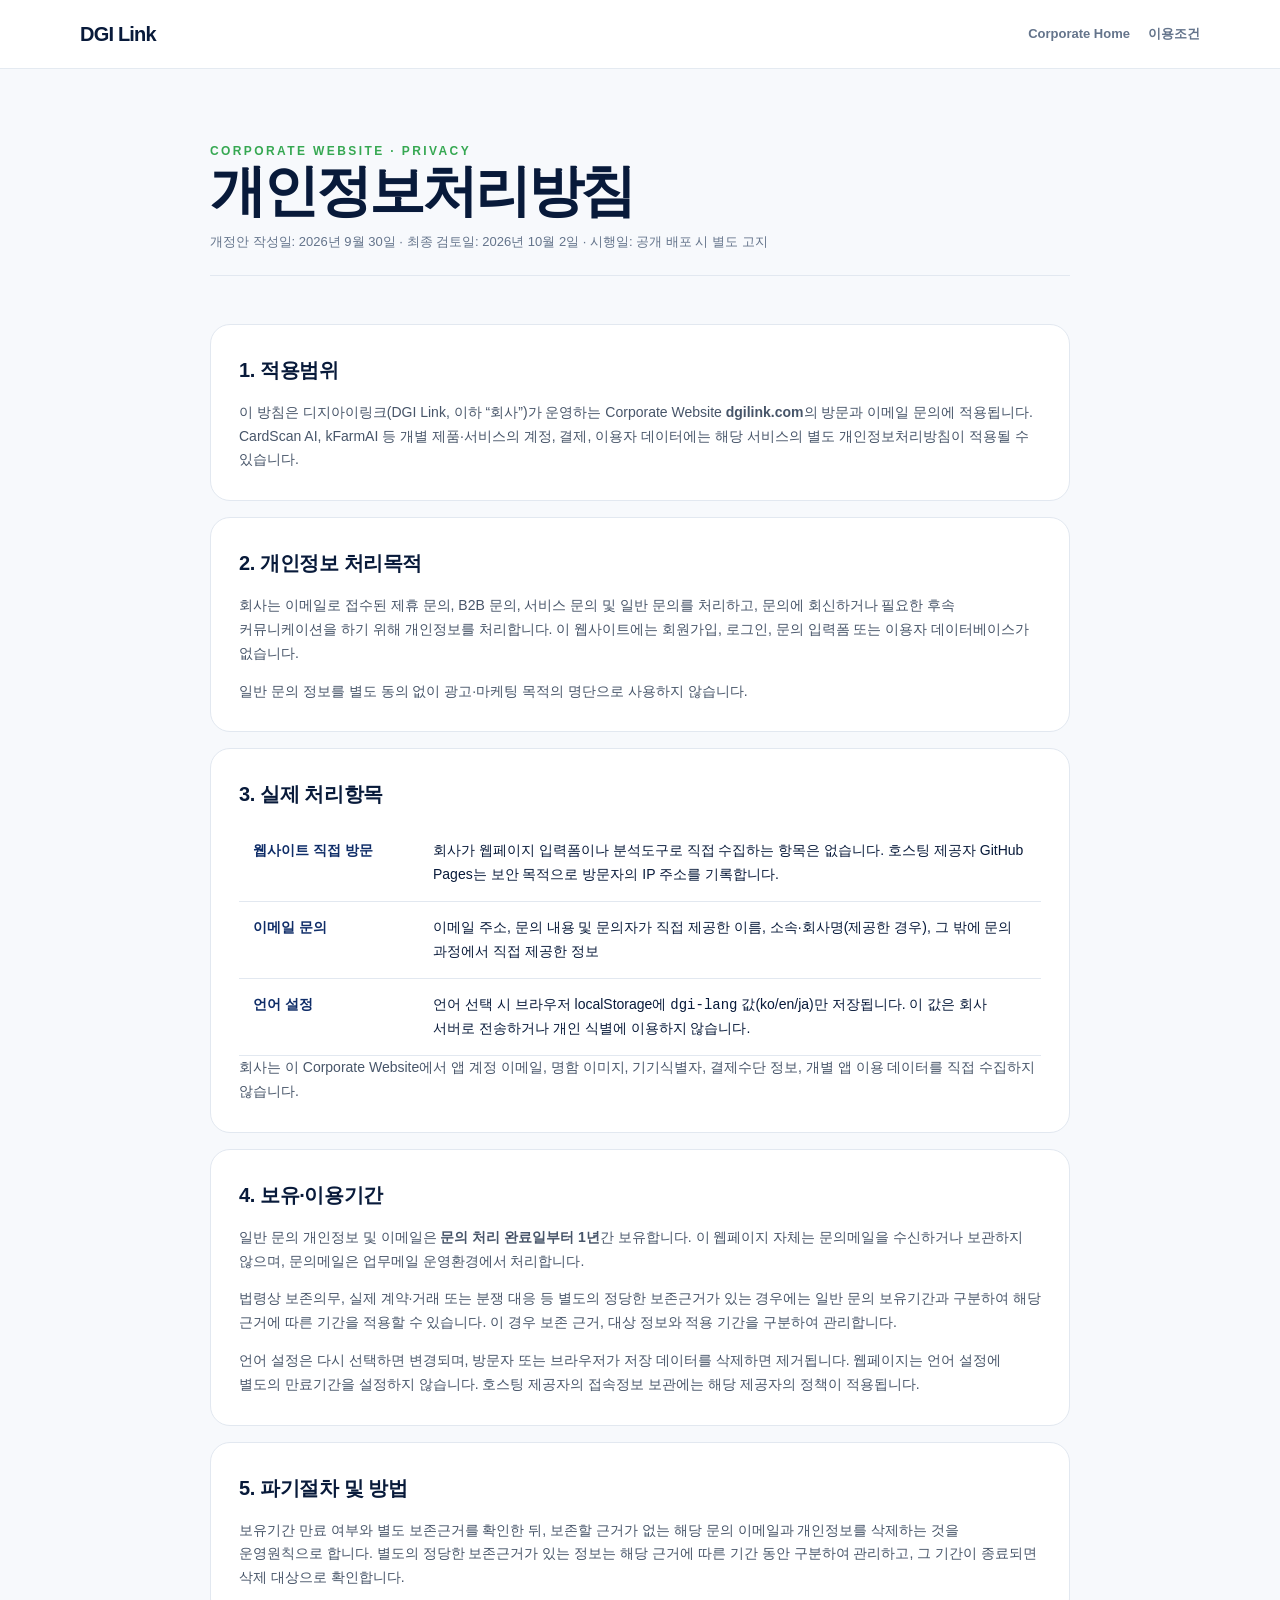
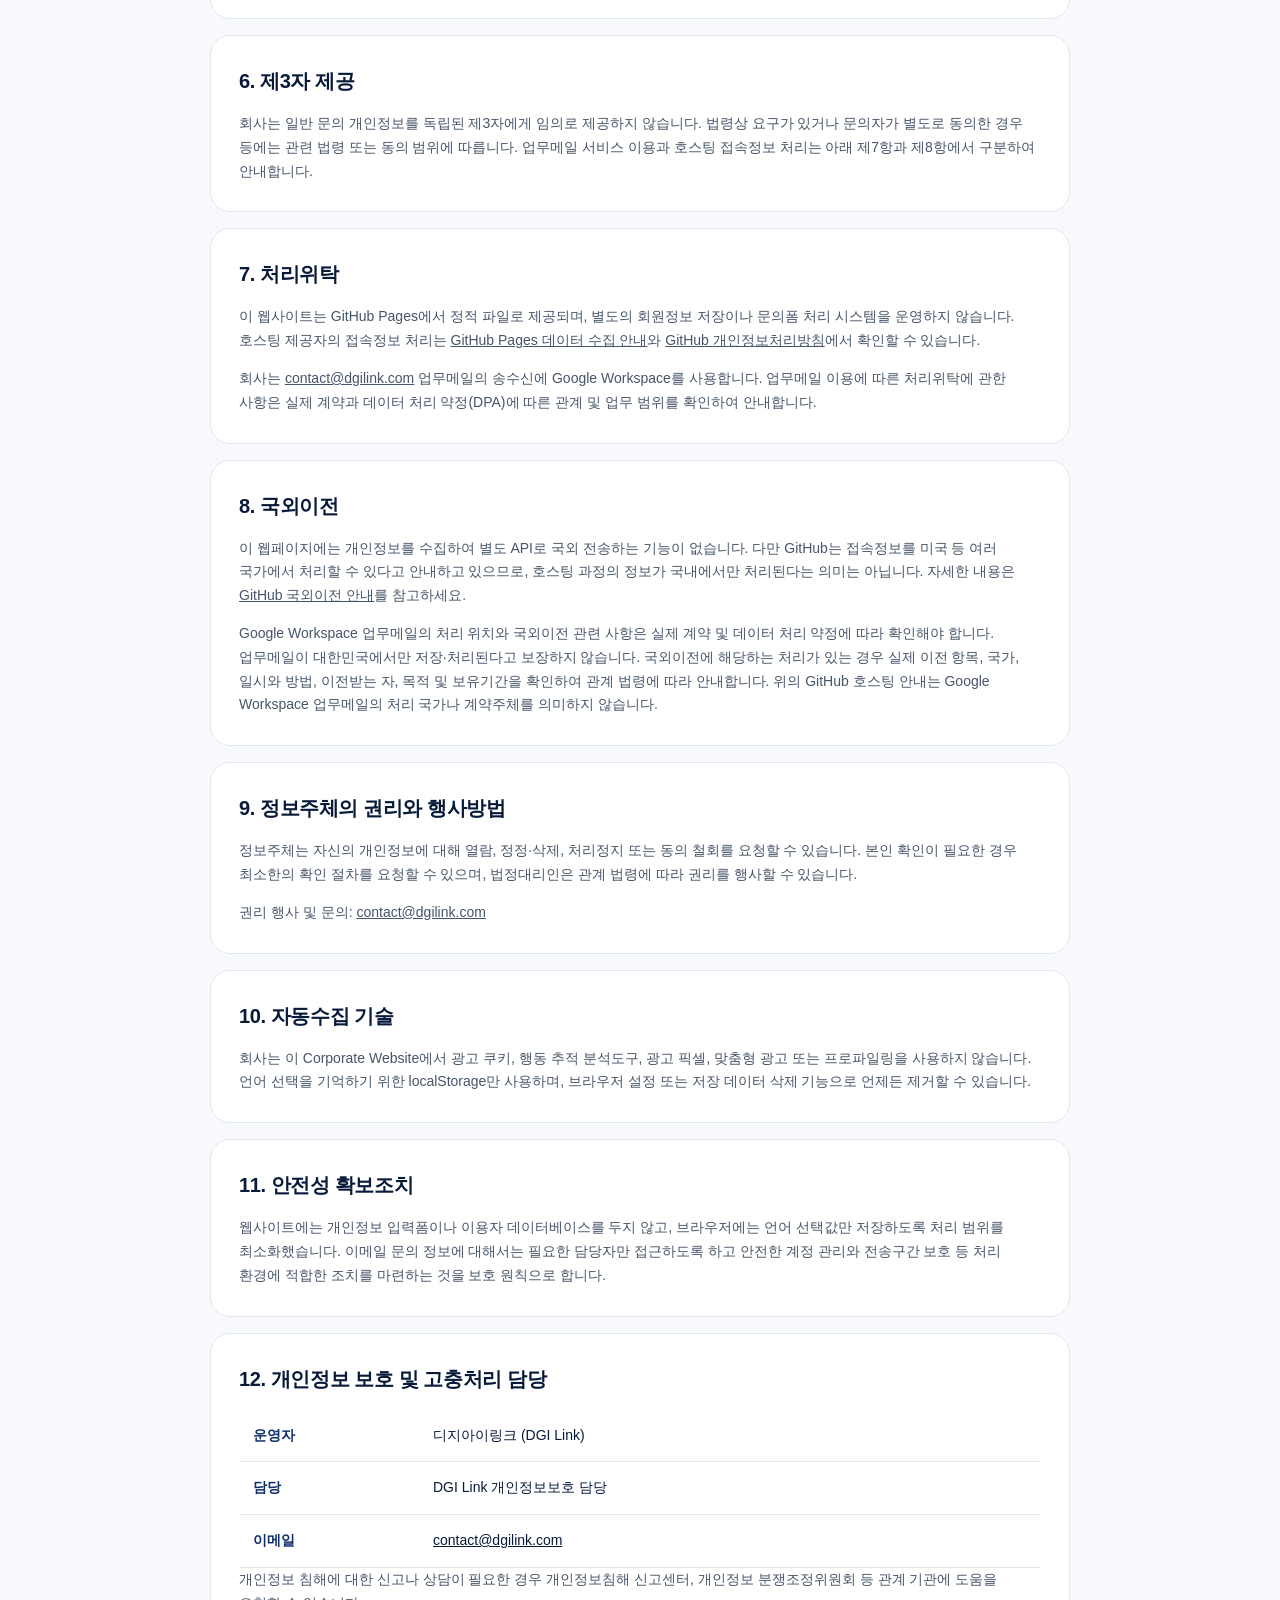
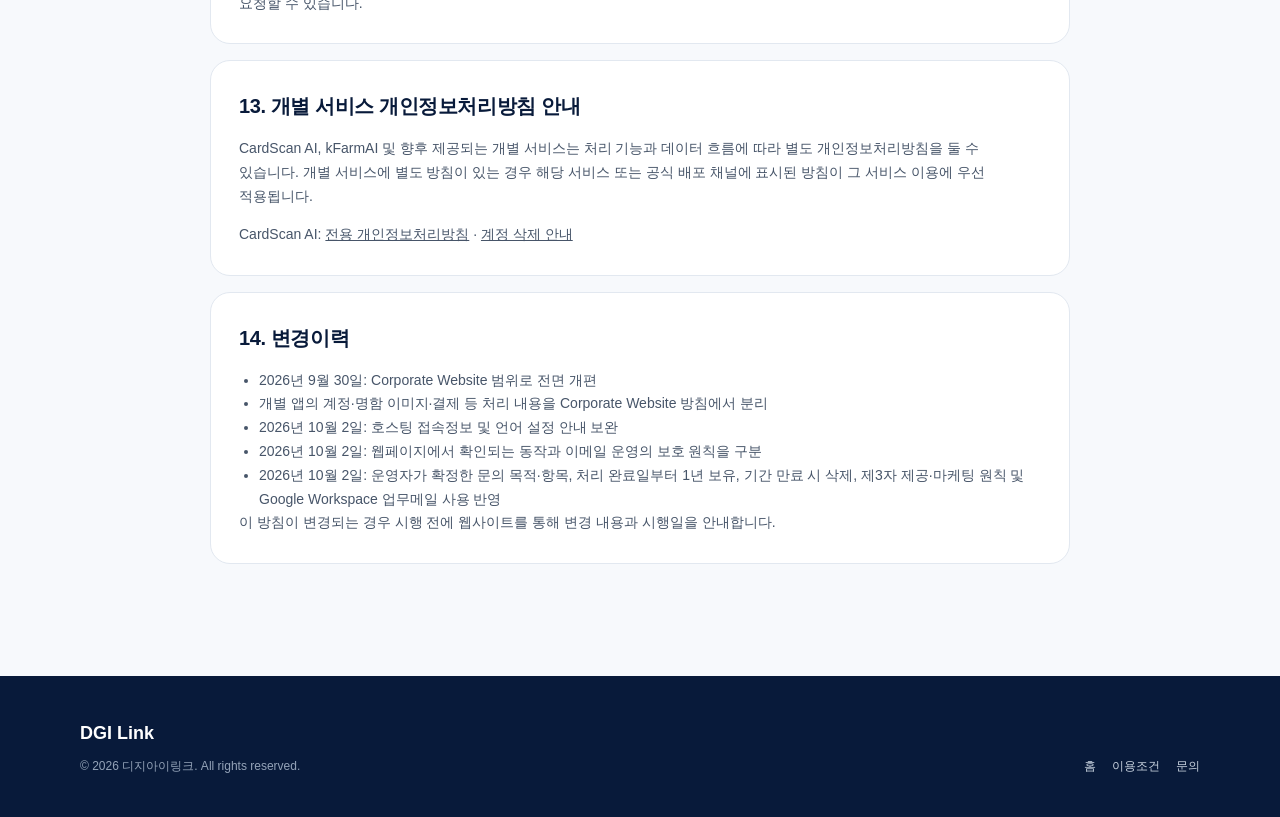
<file: privacy.html>
<!doctype html>
<html lang="ko">
  <head>
    <meta charset="UTF-8" />
    <meta name="viewport" content="width=device-width, initial-scale=1" />
    <title>개인정보처리방침 | DGI Link Corporate Website</title>
    <meta
      name="description"
      content="DGI Link Corporate Website(dgilink.com)에 적용되는 개인정보처리방침"
    />
    <link rel="canonical" href="https://dgilink.com/privacy.html" />
    <link rel="icon" type="image/svg+xml" href="/favicon.svg" />
    <link rel="stylesheet" href="/corporate.css" />
    <meta property="og:title" content="개인정보처리방침 | DGI Link" />
    <meta property="og:description" content="DGI Link Corporate Website 개인정보처리방침" />
    <meta property="og:type" content="website" />
    <meta property="og:locale" content="ko_KR" />
    <meta property="og:site_name" content="DGI Link" />
    <meta property="og:image" content="https://dgilink.com/dgi-link-logo.png" />
    <meta name="twitter:card" content="summary_large_image" />
    <meta name="twitter:title" content="개인정보처리방침 | DGI Link" />
    <meta name="twitter:description" content="DGI Link Corporate Website 개인정보처리방침" />
    <meta name="twitter:image" content="https://dgilink.com/dgi-link-logo.png" />
    <meta property="og:url" content="https://dgilink.com/privacy.html" />
  </head>
  <body>
    <header class="site-header">
      <nav class="nav" aria-label="주요 탐색">
        <a class="logo" href="/">DGI Link</a>
        <div class="nav-links">
          <a href="/">Corporate Home</a>
          <a class="keep" href="/terms.html">이용조건</a>
        </div>
      </nav>
    </header>

    <main class="page legal-page">
      <p class="eyebrow">Corporate Website · Privacy</p>
      <h1 class="legal-title">개인정보처리방침</h1>
      <p class="effective-date">
        개정안 작성일: 2026년 9월 30일 · 최종 검토일: 2026년 10월 2일 · 시행일: 공개 배포 시 별도
        고지
      </p>

      <section class="legal-section">
        <h2>1. 적용범위</h2>
        <p>
          이 방침은 디지아이링크(DGI Link, 이하 “회사”)가 운영하는 Corporate Website
          <strong>dgilink.com</strong>의 방문과 이메일 문의에 적용됩니다. CardScan AI, kFarmAI 등
          개별 제품·서비스의 계정, 결제, 이용자 데이터에는 해당 서비스의 별도 개인정보처리방침이
          적용될 수 있습니다.
        </p>
      </section>

      <section class="legal-section">
        <h2>2. 개인정보 처리목적</h2>
        <p>
          회사는 이메일로 접수된 제휴 문의, B2B 문의, 서비스 문의 및 일반 문의를 처리하고, 문의에
          회신하거나 필요한 후속 커뮤니케이션을 하기 위해 개인정보를 처리합니다. 이 웹사이트에는
          회원가입, 로그인, 문의 입력폼 또는 이용자 데이터베이스가 없습니다.
        </p>
        <p>일반 문의 정보를 별도 동의 없이 광고·마케팅 목적의 명단으로 사용하지 않습니다.</p>
      </section>

      <section class="legal-section">
        <h2>3. 실제 처리항목</h2>
        <div class="table-wrap">
          <table>
            <tbody>
              <tr>
                <th>웹사이트 직접 방문</th>
                <td>
                  회사가 웹페이지 입력폼이나 분석도구로 직접 수집하는 항목은 없습니다. 호스팅 제공자
                  GitHub Pages는 보안 목적으로 방문자의 IP 주소를 기록합니다.
                </td>
              </tr>
              <tr>
                <th>이메일 문의</th>
                <td>
                  이메일 주소, 문의 내용 및 문의자가 직접 제공한 이름, 소속·회사명(제공한 경우), 그
                  밖에 문의 과정에서 직접 제공한 정보
                </td>
              </tr>
              <tr>
                <th>언어 설정</th>
                <td>
                  언어 선택 시 브라우저 localStorage에 <code>dgi-lang</code> 값(ko/en/ja)만
                  저장됩니다. 이 값은 회사 서버로 전송하거나 개인 식별에 이용하지 않습니다.
                </td>
              </tr>
            </tbody>
          </table>
        </div>
        <p>
          회사는 이 Corporate Website에서 앱 계정 이메일, 명함 이미지, 기기식별자, 결제수단 정보,
          개별 앱 이용 데이터를 직접 수집하지 않습니다.
        </p>
      </section>

      <section class="legal-section">
        <h2>4. 보유·이용기간</h2>
        <p>
          일반 문의 개인정보 및 이메일은 <strong>문의 처리 완료일부터 1년</strong>간 보유합니다. 이
          웹페이지 자체는 문의메일을 수신하거나 보관하지 않으며, 문의메일은 업무메일 운영환경에서
          처리합니다.
        </p>
        <p>
          법령상 보존의무, 실제 계약·거래 또는 분쟁 대응 등 별도의 정당한 보존근거가 있는 경우에는
          일반 문의 보유기간과 구분하여 해당 근거에 따른 기간을 적용할 수 있습니다. 이 경우 보존
          근거, 대상 정보와 적용 기간을 구분하여 관리합니다.
        </p>
        <p>
          언어 설정은 다시 선택하면 변경되며, 방문자 또는 브라우저가 저장 데이터를 삭제하면
          제거됩니다. 웹페이지는 언어 설정에 별도의 만료기간을 설정하지 않습니다. 호스팅 제공자의
          접속정보 보관에는 해당 제공자의 정책이 적용됩니다.
        </p>
      </section>

      <section class="legal-section">
        <h2>5. 파기절차 및 방법</h2>
        <p>
          보유기간 만료 여부와 별도 보존근거를 확인한 뒤, 보존할 근거가 없는 해당 문의 이메일과
          개인정보를 삭제하는 것을 운영원칙으로 합니다. 별도의 정당한 보존근거가 있는 정보는 해당
          근거에 따른 기간 동안 구분하여 관리하고, 그 기간이 종료되면 삭제 대상으로 확인합니다.
        </p>
      </section>

      <section class="legal-section">
        <h2>6. 제3자 제공</h2>
        <p>
          회사는 일반 문의 개인정보를 독립된 제3자에게 임의로 제공하지 않습니다. 법령상 요구가
          있거나 문의자가 별도로 동의한 경우 등에는 관련 법령 또는 동의 범위에 따릅니다. 업무메일
          서비스 이용과 호스팅 접속정보 처리는 아래 제7항과 제8항에서 구분하여 안내합니다.
        </p>
      </section>

      <section class="legal-section">
        <h2>7. 처리위탁</h2>
        <p>
          이 웹사이트는 GitHub Pages에서 정적 파일로 제공되며, 별도의 회원정보 저장이나 문의폼 처리
          시스템을 운영하지 않습니다. 호스팅 제공자의 접속정보 처리는
          <a
            href="https://docs.github.com/en/pages/getting-started-with-github-pages/what-is-github-pages#data-collection"
            >GitHub Pages 데이터 수집 안내</a
          >와
          <a
            href="https://docs.github.com/en/site-policy/privacy-policies/github-general-privacy-statement"
            >GitHub 개인정보처리방침</a
          >에서 확인할 수 있습니다.
        </p>
        <p>
          회사는 <a href="mailto:contact@dgilink.com">contact@dgilink.com</a> 업무메일의 송수신에
          Google Workspace를 사용합니다. 업무메일 이용에 따른 처리위탁에 관한 사항은 실제 계약과
          데이터 처리 약정(DPA)에 따른 관계 및 업무 범위를 확인하여 안내합니다.
        </p>
      </section>

      <section class="legal-section">
        <h2>8. 국외이전</h2>
        <p>
          이 웹페이지에는 개인정보를 수집하여 별도 API로 국외 전송하는 기능이 없습니다. 다만
          GitHub는 접속정보를 미국 등 여러 국가에서 처리할 수 있다고 안내하고 있으므로, 호스팅
          과정의 정보가 국내에서만 처리된다는 의미는 아닙니다. 자세한 내용은
          <a
            href="https://docs.github.com/en/site-policy/privacy-policies/github-general-privacy-statement#international-data-transfers"
            >GitHub 국외이전 안내</a
          >를 참고하세요.
        </p>
        <p>
          Google Workspace 업무메일의 처리 위치와 국외이전 관련 사항은 실제 계약 및 데이터 처리
          약정에 따라 확인해야 합니다. 업무메일이 대한민국에서만 저장·처리된다고 보장하지 않습니다.
          국외이전에 해당하는 처리가 있는 경우 실제 이전 항목, 국가, 일시와 방법, 이전받는 자, 목적
          및 보유기간을 확인하여 관계 법령에 따라 안내합니다. 위의 GitHub 호스팅 안내는 Google
          Workspace 업무메일의 처리 국가나 계약주체를 의미하지 않습니다.
        </p>
      </section>

      <section class="legal-section">
        <h2>9. 정보주체의 권리와 행사방법</h2>
        <p>
          정보주체는 자신의 개인정보에 대해 열람, 정정·삭제, 처리정지 또는 동의 철회를 요청할 수
          있습니다. 본인 확인이 필요한 경우 최소한의 확인 절차를 요청할 수 있으며, 법정대리인은 관계
          법령에 따라 권리를 행사할 수 있습니다.
        </p>
        <p>권리 행사 및 문의: <a href="mailto:contact@dgilink.com">contact@dgilink.com</a></p>
      </section>

      <section class="legal-section">
        <h2>10. 자동수집 기술</h2>
        <p>
          회사는 이 Corporate Website에서 광고 쿠키, 행동 추적 분석도구, 광고 픽셀, 맞춤형 광고 또는
          프로파일링을 사용하지 않습니다. 언어 선택을 기억하기 위한 localStorage만 사용하며,
          브라우저 설정 또는 저장 데이터 삭제 기능으로 언제든 제거할 수 있습니다.
        </p>
      </section>

      <section class="legal-section">
        <h2>11. 안전성 확보조치</h2>
        <p>
          웹사이트에는 개인정보 입력폼이나 이용자 데이터베이스를 두지 않고, 브라우저에는 언어
          선택값만 저장하도록 처리 범위를 최소화했습니다. 이메일 문의 정보에 대해서는 필요한
          담당자만 접근하도록 하고 안전한 계정 관리와 전송구간 보호 등 처리 환경에 적합한 조치를
          마련하는 것을 보호 원칙으로 합니다.
        </p>
      </section>

      <section class="legal-section">
        <h2>12. 개인정보 보호 및 고충처리 담당</h2>
        <div class="table-wrap">
          <table>
            <tbody>
              <tr>
                <th>운영자</th>
                <td>디지아이링크 (DGI Link)</td>
              </tr>
              <tr>
                <th>담당</th>
                <td>DGI Link 개인정보보호 담당</td>
              </tr>
              <tr>
                <th>이메일</th>
                <td><a href="mailto:contact@dgilink.com">contact@dgilink.com</a></td>
              </tr>
            </tbody>
          </table>
        </div>
        <p>
          개인정보 침해에 대한 신고나 상담이 필요한 경우 개인정보침해 신고센터, 개인정보
          분쟁조정위원회 등 관계 기관에 도움을 요청할 수 있습니다.
        </p>
      </section>

      <section class="legal-section">
        <h2>13. 개별 서비스 개인정보처리방침 안내</h2>
        <p>
          CardScan AI, kFarmAI 및 향후 제공되는 개별 서비스는 처리 기능과 데이터 흐름에 따라 별도
          개인정보처리방침을 둘 수 있습니다. 개별 서비스에 별도 방침이 있는 경우 해당 서비스 또는
          공식 배포 채널에 표시된 방침이 그 서비스 이용에 우선 적용됩니다.
        </p>
        <p>
          CardScan AI:
          <a href="https://dgilink.com/legal/privacy.html">전용 개인정보처리방침</a> ·
          <a href="https://dgilink.com/legal/delete-account.html">계정 삭제 안내</a>
        </p>
      </section>

      <section class="legal-section">
        <h2>14. 변경이력</h2>
        <ul>
          <li>2026년 9월 30일: Corporate Website 범위로 전면 개편</li>
          <li>개별 앱의 계정·명함 이미지·결제 등 처리 내용을 Corporate Website 방침에서 분리</li>
          <li>2026년 10월 2일: 호스팅 접속정보 및 언어 설정 안내 보완</li>
          <li>2026년 10월 2일: 웹페이지에서 확인되는 동작과 이메일 운영의 보호 원칙을 구분</li>
          <li>
            2026년 10월 2일: 운영자가 확정한 문의 목적·항목, 처리 완료일부터 1년 보유, 기간 만료 시
            삭제, 제3자 제공·마케팅 원칙 및 Google Workspace 업무메일 사용 반영
          </li>
        </ul>
        <p>이 방침이 변경되는 경우 시행 전에 웹사이트를 통해 변경 내용과 시행일을 안내합니다.</p>
      </section>
    </main>

    <footer class="site-footer">
      <div class="footer-inner">
        <div>
          <strong>DGI Link</strong>
          <p>© 2026 디지아이링크. All rights reserved.</p>
        </div>
        <div class="footer-links">
          <a href="/">홈</a>
          <a href="/terms.html">이용조건</a>
          <a href="mailto:contact@dgilink.com">문의</a>
        </div>
      </div>
    </footer>
  </body>
</html>
</file>
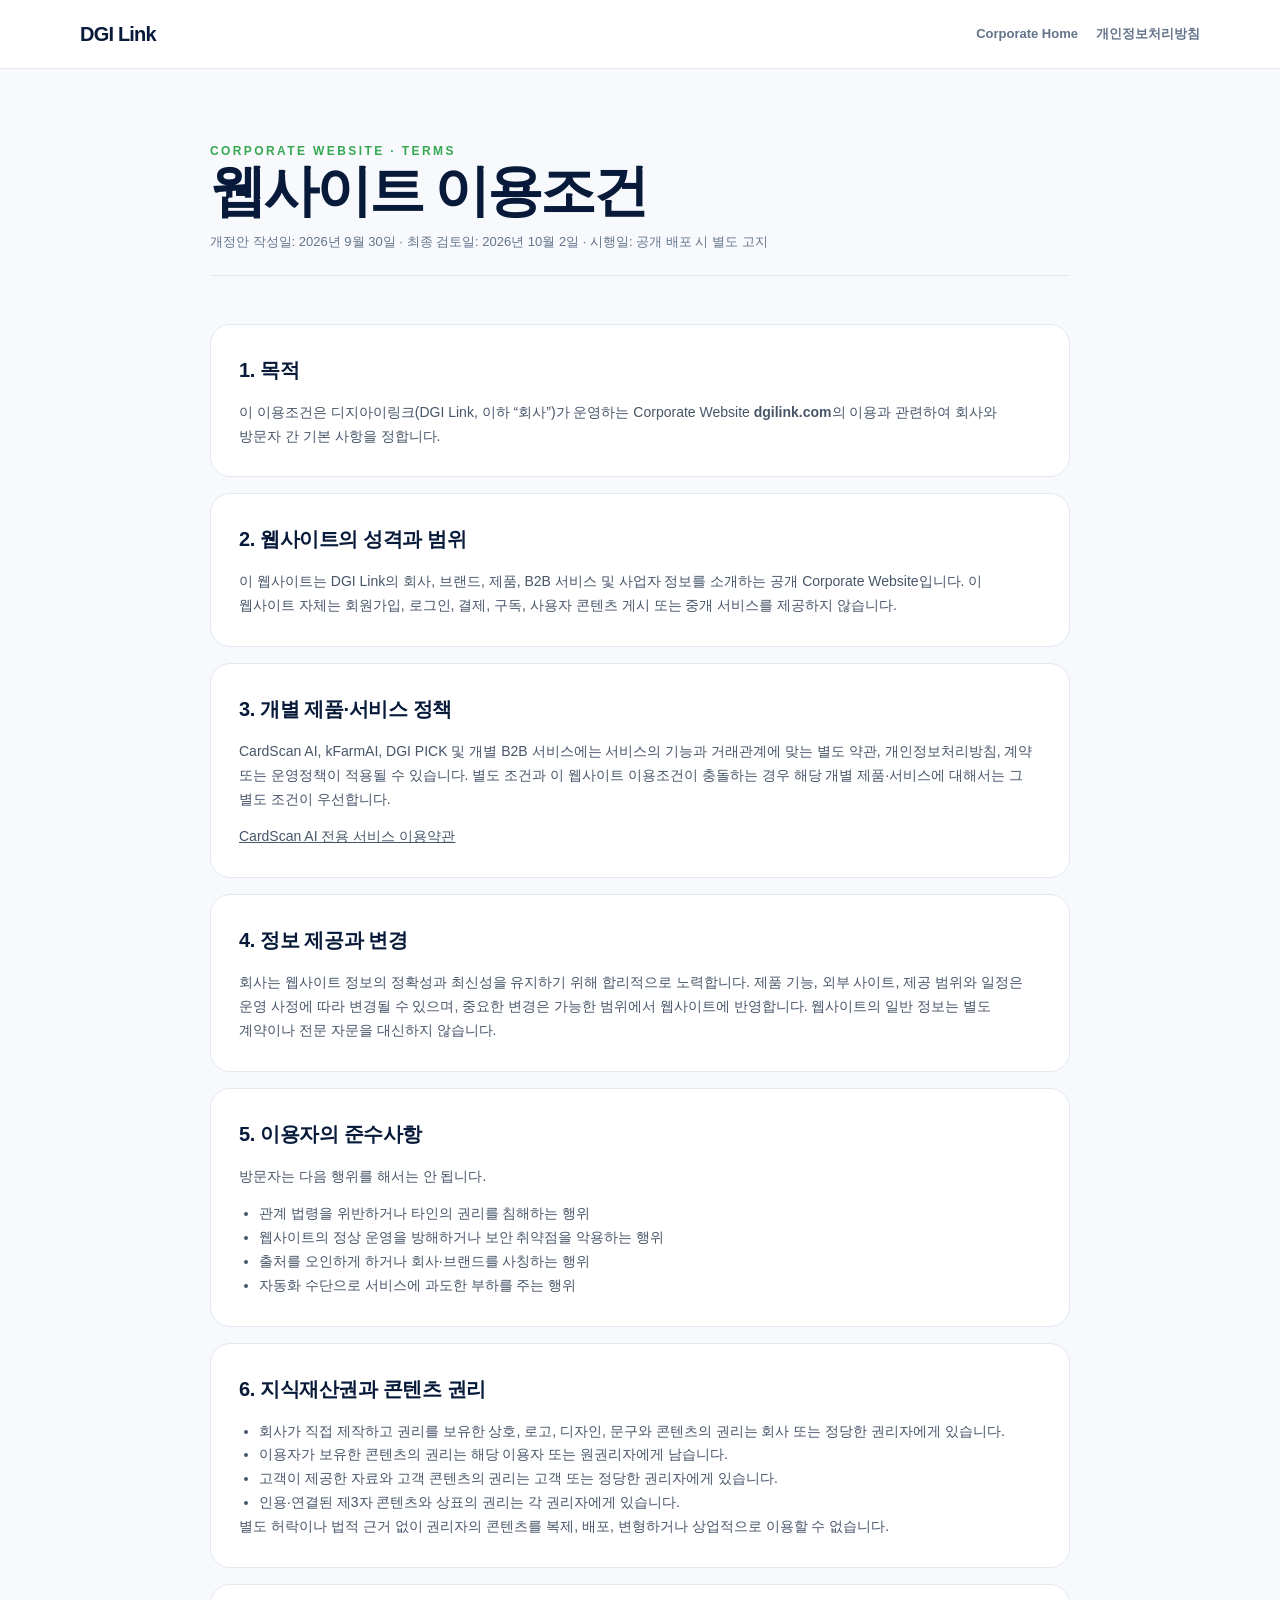
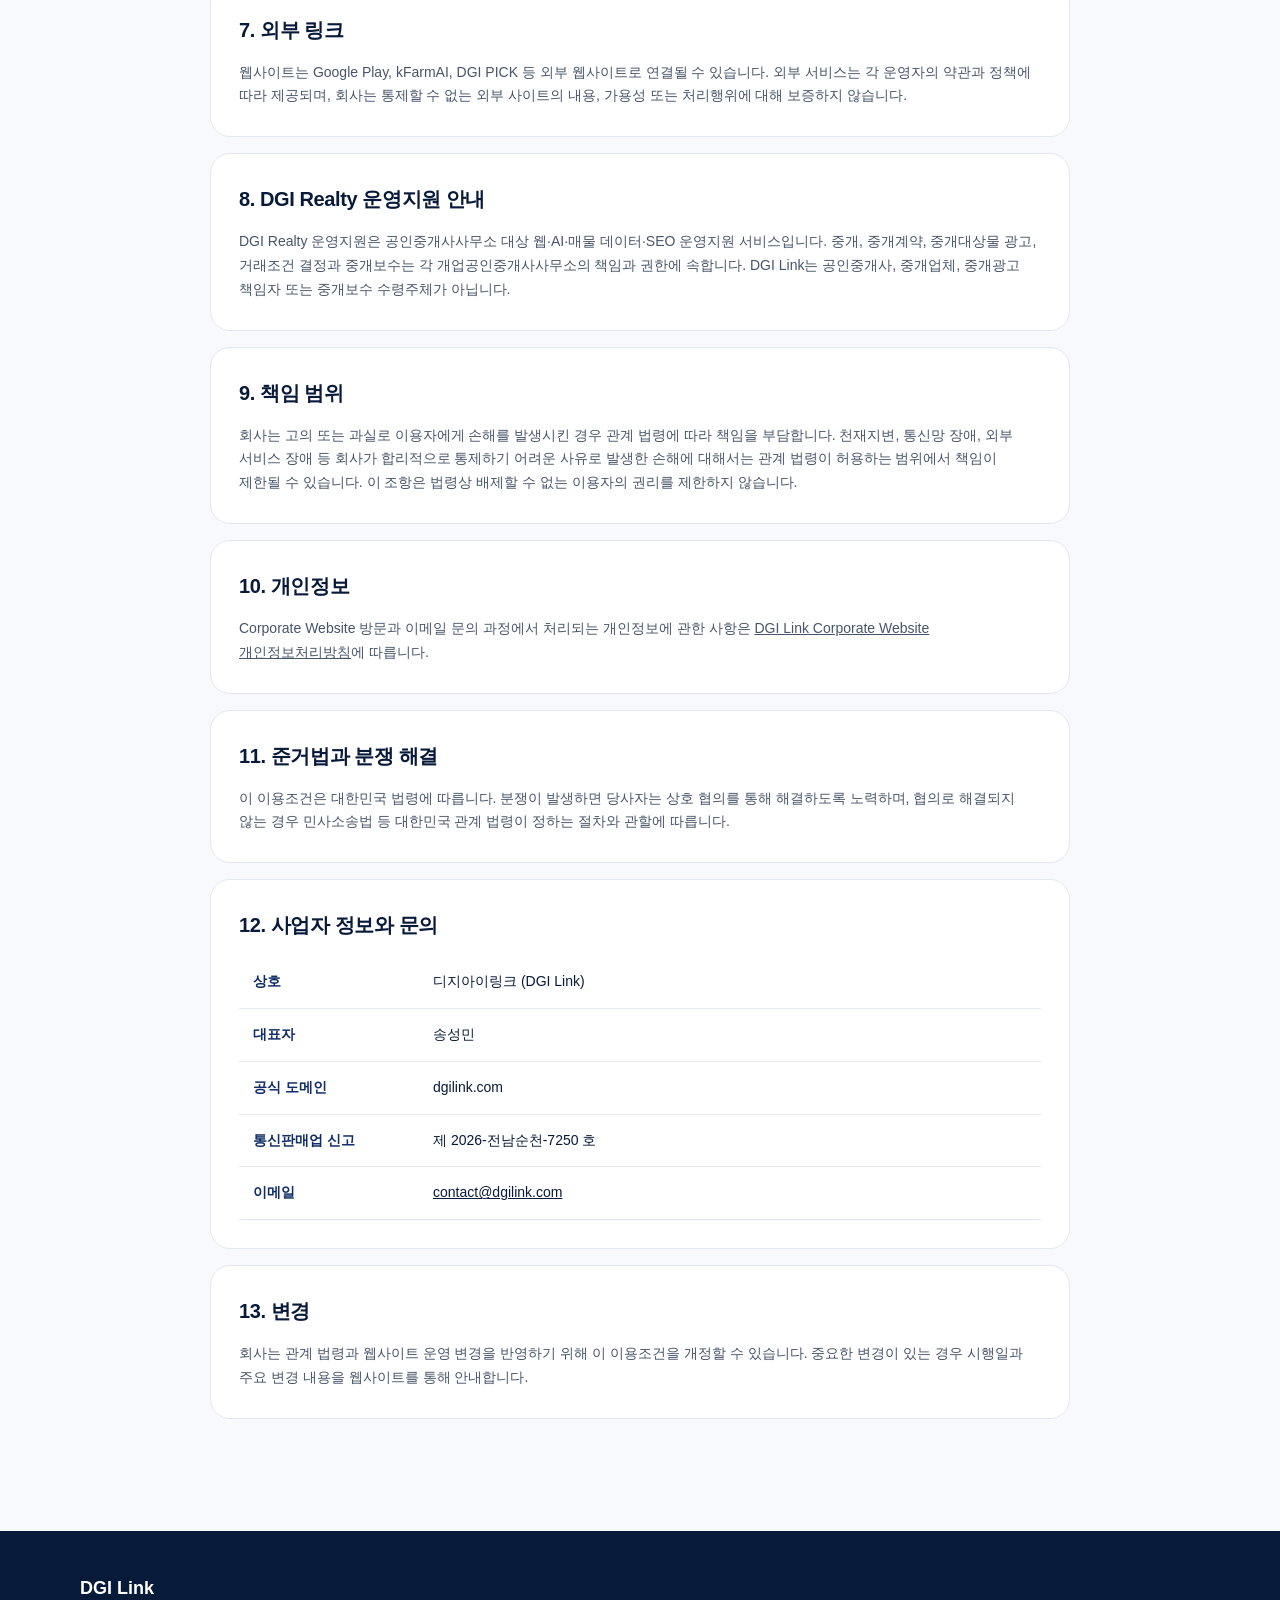
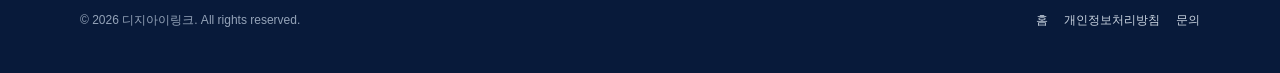
<file: terms.html>
<!doctype html>
<html lang="ko">
  <head>
    <meta charset="UTF-8" />
    <meta name="viewport" content="width=device-width, initial-scale=1" />
    <title>웹사이트 이용조건 | DGI Link Corporate Website</title>
    <meta
      name="description"
      content="회사·브랜드·제품·서비스 정보를 제공하는 DGI Link Corporate Website 이용조건"
    />
    <link rel="canonical" href="https://dgilink.com/terms.html" />
    <link rel="icon" type="image/svg+xml" href="/favicon.svg" />
    <link rel="stylesheet" href="/corporate.css" />
    <meta property="og:title" content="웹사이트 이용조건 | DGI Link" />
    <meta property="og:description" content="DGI Link Corporate Website(dgilink.com) 이용조건" />
    <meta property="og:type" content="website" />
    <meta property="og:locale" content="ko_KR" />
    <meta property="og:site_name" content="DGI Link" />
    <meta property="og:image" content="https://dgilink.com/dgi-link-logo.png" />
    <meta name="twitter:card" content="summary_large_image" />
    <meta name="twitter:title" content="웹사이트 이용조건 | DGI Link" />
    <meta name="twitter:description" content="DGI Link Corporate Website 이용조건" />
    <meta name="twitter:image" content="https://dgilink.com/dgi-link-logo.png" />
    <meta property="og:url" content="https://dgilink.com/terms.html" />
  </head>
  <body>
    <header class="site-header">
      <nav class="nav" aria-label="주요 탐색">
        <a class="logo" href="/">DGI Link</a>
        <div class="nav-links">
          <a href="/">Corporate Home</a>
          <a class="keep" href="/privacy.html">개인정보처리방침</a>
        </div>
      </nav>
    </header>

    <main class="page legal-page">
      <p class="eyebrow">Corporate Website · Terms</p>
      <h1 class="legal-title">웹사이트 이용조건</h1>
      <p class="effective-date">
        개정안 작성일: 2026년 9월 30일 · 최종 검토일: 2026년 10월 2일 · 시행일: 공개 배포 시 별도
        고지
      </p>

      <section class="legal-section">
        <h2>1. 목적</h2>
        <p>
          이 이용조건은 디지아이링크(DGI Link, 이하 “회사”)가 운영하는 Corporate Website
          <strong>dgilink.com</strong>의 이용과 관련하여 회사와 방문자 간 기본 사항을 정합니다.
        </p>
      </section>

      <section class="legal-section">
        <h2>2. 웹사이트의 성격과 범위</h2>
        <p>
          이 웹사이트는 DGI Link의 회사, 브랜드, 제품, B2B 서비스 및 사업자 정보를 소개하는 공개
          Corporate Website입니다. 이 웹사이트 자체는 회원가입, 로그인, 결제, 구독, 사용자 콘텐츠
          게시 또는 중개 서비스를 제공하지 않습니다.
        </p>
      </section>

      <section class="legal-section">
        <h2>3. 개별 제품·서비스 정책</h2>
        <p>
          CardScan AI, kFarmAI, DGI PICK 및 개별 B2B 서비스에는 서비스의 기능과 거래관계에 맞는 별도
          약관, 개인정보처리방침, 계약 또는 운영정책이 적용될 수 있습니다. 별도 조건과 이 웹사이트
          이용조건이 충돌하는 경우 해당 개별 제품·서비스에 대해서는 그 별도 조건이 우선합니다.
        </p>
        <p>
          <a href="https://dgilink.com/legal/terms.html">CardScan AI 전용 서비스 이용약관</a>
        </p>
      </section>

      <section class="legal-section">
        <h2>4. 정보 제공과 변경</h2>
        <p>
          회사는 웹사이트 정보의 정확성과 최신성을 유지하기 위해 합리적으로 노력합니다. 제품 기능,
          외부 사이트, 제공 범위와 일정은 운영 사정에 따라 변경될 수 있으며, 중요한 변경은 가능한
          범위에서 웹사이트에 반영합니다. 웹사이트의 일반 정보는 별도 계약이나 전문 자문을 대신하지
          않습니다.
        </p>
      </section>

      <section class="legal-section">
        <h2>5. 이용자의 준수사항</h2>
        <p>방문자는 다음 행위를 해서는 안 됩니다.</p>
        <ul>
          <li>관계 법령을 위반하거나 타인의 권리를 침해하는 행위</li>
          <li>웹사이트의 정상 운영을 방해하거나 보안 취약점을 악용하는 행위</li>
          <li>출처를 오인하게 하거나 회사·브랜드를 사칭하는 행위</li>
          <li>자동화 수단으로 서비스에 과도한 부하를 주는 행위</li>
        </ul>
      </section>

      <section class="legal-section">
        <h2>6. 지식재산권과 콘텐츠 권리</h2>
        <ul>
          <li>
            회사가 직접 제작하고 권리를 보유한 상호, 로고, 디자인, 문구와 콘텐츠의 권리는 회사 또는
            정당한 권리자에게 있습니다.
          </li>
          <li>이용자가 보유한 콘텐츠의 권리는 해당 이용자 또는 원권리자에게 남습니다.</li>
          <li>고객이 제공한 자료와 고객 콘텐츠의 권리는 고객 또는 정당한 권리자에게 있습니다.</li>
          <li>인용·연결된 제3자 콘텐츠와 상표의 권리는 각 권리자에게 있습니다.</li>
        </ul>
        <p>
          별도 허락이나 법적 근거 없이 권리자의 콘텐츠를 복제, 배포, 변형하거나 상업적으로 이용할 수
          없습니다.
        </p>
      </section>

      <section class="legal-section">
        <h2>7. 외부 링크</h2>
        <p>
          웹사이트는 Google Play, kFarmAI, DGI PICK 등 외부 웹사이트로 연결될 수 있습니다. 외부
          서비스는 각 운영자의 약관과 정책에 따라 제공되며, 회사는 통제할 수 없는 외부 사이트의
          내용, 가용성 또는 처리행위에 대해 보증하지 않습니다.
        </p>
      </section>

      <section class="legal-section">
        <h2>8. DGI Realty 운영지원 안내</h2>
        <p>
          DGI Realty 운영지원은 공인중개사사무소 대상 웹·AI·매물 데이터·SEO 운영지원 서비스입니다.
          중개, 중개계약, 중개대상물 광고, 거래조건 결정과 중개보수는 각 개업공인중개사사무소의
          책임과 권한에 속합니다. DGI Link는 공인중개사, 중개업체, 중개광고 책임자 또는 중개보수
          수령주체가 아닙니다.
        </p>
      </section>

      <section class="legal-section">
        <h2>9. 책임 범위</h2>
        <p>
          회사는 고의 또는 과실로 이용자에게 손해를 발생시킨 경우 관계 법령에 따라 책임을
          부담합니다. 천재지변, 통신망 장애, 외부 서비스 장애 등 회사가 합리적으로 통제하기 어려운
          사유로 발생한 손해에 대해서는 관계 법령이 허용하는 범위에서 책임이 제한될 수 있습니다. 이
          조항은 법령상 배제할 수 없는 이용자의 권리를 제한하지 않습니다.
        </p>
      </section>

      <section class="legal-section">
        <h2>10. 개인정보</h2>
        <p>
          Corporate Website 방문과 이메일 문의 과정에서 처리되는 개인정보에 관한 사항은
          <a href="/privacy.html">DGI Link Corporate Website 개인정보처리방침</a>에 따릅니다.
        </p>
      </section>

      <section class="legal-section">
        <h2>11. 준거법과 분쟁 해결</h2>
        <p>
          이 이용조건은 대한민국 법령에 따릅니다. 분쟁이 발생하면 당사자는 상호 협의를 통해
          해결하도록 노력하며, 협의로 해결되지 않는 경우 민사소송법 등 대한민국 관계 법령이 정하는
          절차와 관할에 따릅니다.
        </p>
      </section>

      <section class="legal-section">
        <h2>12. 사업자 정보와 문의</h2>
        <div class="table-wrap">
          <table>
            <tbody>
              <tr>
                <th>상호</th>
                <td>디지아이링크 (DGI Link)</td>
              </tr>
              <tr>
                <th>대표자</th>
                <td>송성민</td>
              </tr>
              <tr>
                <th>공식 도메인</th>
                <td>dgilink.com</td>
              </tr>
              <tr>
                <th>통신판매업 신고</th>
                <td>제 2026-전남순천-7250 호</td>
              </tr>
              <tr>
                <th>이메일</th>
                <td><a href="mailto:contact@dgilink.com">contact@dgilink.com</a></td>
              </tr>
            </tbody>
          </table>
        </div>
      </section>

      <section class="legal-section">
        <h2>13. 변경</h2>
        <p>
          회사는 관계 법령과 웹사이트 운영 변경을 반영하기 위해 이 이용조건을 개정할 수 있습니다.
          중요한 변경이 있는 경우 시행일과 주요 변경 내용을 웹사이트를 통해 안내합니다.
        </p>
      </section>
    </main>

    <footer class="site-footer">
      <div class="footer-inner">
        <div>
          <strong>DGI Link</strong>
          <p>© 2026 디지아이링크. All rights reserved.</p>
        </div>
        <div class="footer-links">
          <a href="/">홈</a>
          <a href="/privacy.html">개인정보처리방침</a>
          <a href="mailto:contact@dgilink.com">문의</a>
        </div>
      </div>
    </footer>
  </body>
</html>
</file>
<file: corporate.css>
:root {
  color-scheme: light;
  --navy: #0f2d68;
  --navy-deep: #081a3a;
  --green: #36a852;
  --orange: #ff6b21;
  --cyan: #06b6d4;
  --surface: #f7f9fc;
  --muted: #64748b;
  --border: #e2e8f0;
  --white: #ffffff;
  font-family: "Pretendard", "Noto Sans KR", "Noto Sans JP", "Segoe UI", sans-serif;
}

* {
  box-sizing: border-box;
}

html {
  scroll-behavior: smooth;
}

body {
  margin: 0;
  overflow-x: hidden;
  background: var(--surface);
  color: var(--navy-deep);
  line-height: 1.7;
  word-break: keep-all;
  overflow-wrap: anywhere;
  -webkit-font-smoothing: antialiased;
}

a {
  color: inherit;
}

.site-header {
  position: sticky;
  top: 0;
  z-index: 10;
  border-bottom: 1px solid rgba(226, 232, 240, 0.9);
  background: rgba(255, 255, 255, 0.95);
  backdrop-filter: blur(14px);
}

.nav {
  width: min(1120px, calc(100% - 32px));
  min-height: 68px;
  margin: 0 auto;
  display: flex;
  align-items: center;
  justify-content: space-between;
  gap: 20px;
}

.logo {
  color: var(--navy-deep);
  font-size: 20px;
  font-weight: 800;
  letter-spacing: -0.04em;
  text-decoration: none;
}

.nav-links {
  display: flex;
  align-items: center;
  gap: 18px;
  color: var(--muted);
  font-size: 13px;
  font-weight: 650;
}

.nav-links a {
  text-decoration: none;
}

.hero {
  position: relative;
  overflow: hidden;
  border-bottom: 1px solid var(--border);
  background:
    radial-gradient(circle at 90% 10%, rgba(6, 182, 212, 0.16), transparent 34%),
    radial-gradient(circle at 5% 95%, rgba(54, 168, 82, 0.13), transparent 34%), var(--white);
}

.hero-inner,
.page,
.footer-inner {
  width: min(1120px, calc(100% - 32px));
  margin: 0 auto;
}

.hero-inner {
  min-height: 470px;
  padding: 84px 0;
  display: grid;
  grid-template-columns: minmax(0, 1.15fr) minmax(300px, 0.85fr);
  align-items: center;
  gap: 64px;
}

.eyebrow {
  margin: 0;
  color: var(--green);
  font-size: 12px;
  font-weight: 800;
  letter-spacing: 0.2em;
  text-transform: uppercase;
}

h1,
h2,
h3,
p {
  margin-top: 0;
}

h1 {
  margin-bottom: 20px;
  font-size: clamp(40px, 7vw, 72px);
  line-height: 1.06;
  letter-spacing: -0.055em;
}

.lead {
  max-width: 720px;
  margin-bottom: 0;
  color: var(--muted);
  font-size: clamp(16px, 2vw, 20px);
  line-height: 1.75;
}

.identity-card {
  border: 1px solid rgba(15, 45, 104, 0.12);
  border-radius: 26px;
  padding: 28px;
  background: rgba(255, 255, 255, 0.88);
  box-shadow: 0 30px 80px -48px rgba(8, 26, 58, 0.7);
}

.identity-label {
  display: inline-flex;
  border-radius: 999px;
  padding: 6px 10px;
  background: #e8f8fb;
  color: #08758a;
  font-size: 11px;
  font-weight: 800;
  text-transform: uppercase;
  letter-spacing: 0.14em;
}

.identity-card strong {
  display: block;
  margin-top: 18px;
  font-size: 28px;
  letter-spacing: -0.03em;
}

.identity-card dl {
  margin: 22px 0 0;
}

.identity-card dl div {
  padding: 13px 0;
  display: grid;
  grid-template-columns: 105px 1fr;
  gap: 14px;
  border-top: 1px solid var(--border);
}

.identity-card dt {
  color: var(--muted);
  font-size: 12px;
  font-weight: 700;
}

.identity-card dd {
  margin: 0;
  font-size: 14px;
  font-weight: 700;
}

.page {
  padding: 72px 0 96px;
}

.section {
  margin-bottom: 64px;
}

.section:last-child {
  margin-bottom: 0;
}

.section h2 {
  margin-bottom: 18px;
  font-size: clamp(25px, 4vw, 38px);
  line-height: 1.25;
  letter-spacing: -0.035em;
}

.section > p {
  max-width: 800px;
  color: #475569;
}

.grid {
  display: grid;
  grid-template-columns: repeat(2, minmax(0, 1fr));
  gap: 16px;
}

.grid.three {
  grid-template-columns: repeat(3, minmax(0, 1fr));
}

.card,
.notice,
.legal-section {
  border: 1px solid var(--border);
  border-radius: 20px;
  background: var(--white);
}

.card {
  padding: 26px;
}

.card h3 {
  margin-bottom: 10px;
  font-size: 18px;
}

.card p,
.card li {
  margin-bottom: 0;
  color: var(--muted);
  font-size: 14px;
}

.card ul,
.legal-section ul {
  margin: 12px 0 0;
  padding-left: 20px;
}

.notice {
  padding: 22px;
  border-color: #fed7aa;
  background: #fff7ed;
  color: #7c2d12;
  font-size: 14px;
}

.button-row {
  margin-top: 28px;
  display: flex;
  flex-wrap: wrap;
  gap: 10px;
}

.button {
  min-height: 48px;
  padding: 12px 18px;
  display: inline-flex;
  align-items: center;
  justify-content: center;
  border: 1px solid var(--navy);
  border-radius: 12px;
  background: var(--navy);
  color: var(--white);
  font-size: 14px;
  font-weight: 750;
  text-decoration: none;
}

.button.secondary {
  background: var(--white);
  color: var(--navy);
}

.legal-page {
  max-width: 860px;
  word-break: keep-all;
  overflow-wrap: normal;
}

.legal-page a[href="mailto:contact@dgilink.com"] {
  white-space: nowrap;
}

.legal-title {
  margin-bottom: 10px;
  font-size: clamp(34px, 7vw, 56px);
}

.effective-date {
  margin-bottom: 48px;
  padding-bottom: 22px;
  border-bottom: 1px solid var(--border);
  color: var(--muted);
  font-size: 13px;
}

.legal-section {
  margin-bottom: 16px;
  padding: 28px;
}

.legal-section h2 {
  margin-bottom: 14px;
  font-size: 20px;
  letter-spacing: -0.02em;
}

.legal-section p,
.legal-section li {
  color: #475569;
  font-size: 14px;
}

.legal-section p:last-child,
.legal-section li:last-child {
  margin-bottom: 0;
}

.table-wrap {
  overflow-x: auto;
}

table {
  width: 100%;
  border-collapse: collapse;
  font-size: 14px;
}

th,
td {
  padding: 14px;
  border-bottom: 1px solid var(--border);
  text-align: left;
  vertical-align: top;
}

th {
  width: 180px;
  color: var(--navy);
}

.site-footer {
  background: var(--navy-deep);
  color: #cbd5e1;
}

.footer-inner {
  padding: 42px 0;
  display: flex;
  align-items: flex-end;
  justify-content: space-between;
  gap: 24px;
}

.footer-inner strong {
  display: block;
  color: var(--white);
  font-size: 18px;
}

.footer-inner p {
  margin: 7px 0 0;
  color: #94a3b8;
  font-size: 12px;
}

.footer-links {
  display: flex;
  flex-wrap: wrap;
  gap: 16px;
  font-size: 12px;
}

.footer-links a {
  text-decoration: none;
}

@media (max-width: 780px) {
  .nav-links a:not(.keep) {
    display: none;
  }

  .hero-inner {
    min-height: auto;
    padding: 64px 0;
    grid-template-columns: 1fr;
    gap: 40px;
  }

  .page {
    padding: 56px 0 72px;
  }

  .grid,
  .grid.three {
    grid-template-columns: 1fr;
  }

  .footer-inner {
    align-items: flex-start;
    flex-direction: column;
  }
}

@media (max-width: 420px) {
  .nav,
  .hero-inner,
  .page,
  .footer-inner {
    width: min(100% - 24px, 1120px);
  }

  .hero-inner {
    padding: 52px 0;
  }

  .identity-card,
  .card,
  .legal-section {
    padding: 20px;
  }

  .identity-card dl div {
    grid-template-columns: 1fr;
    gap: 4px;
  }

  .button-row {
    flex-direction: column;
  }

  .button {
    width: 100%;
  }

  th,
  td {
    min-width: 130px;
  }
}

@media (width < 768px) {
  .legal-page .legal-section {
    padding: 20px 16px;
  }

  .legal-page .table-wrap {
    margin-bottom: 16px;
  }

  .legal-page .table-wrap:last-child {
    margin-bottom: 0;
  }

  .legal-page table,
  .legal-page tbody,
  .legal-page tr,
  .legal-page th,
  .legal-page td {
    display: block;
    width: 100%;
    min-width: 0;
  }

  .legal-page tr {
    padding: 14px 0;
    border-bottom: 1px solid var(--border);
  }

  .legal-page tr:first-child {
    padding-top: 0;
  }

  .legal-page th,
  .legal-page td {
    padding: 0;
    border-bottom: 0;
  }

  .legal-page th {
    padding-bottom: 4px;
  }
}
</file>
